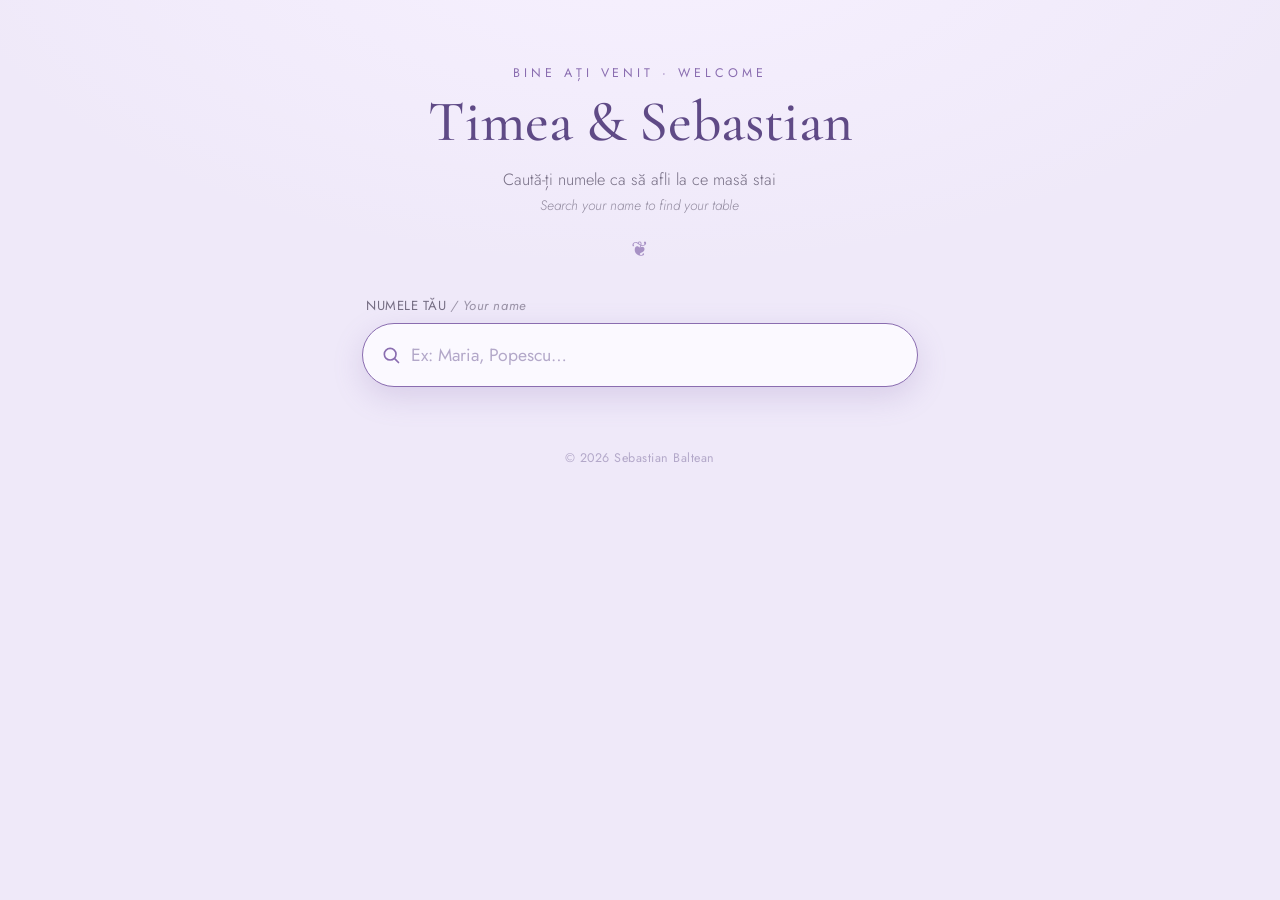
<file: index.html>
<!DOCTYPE html>
<html lang="ro">
<head>
  <meta charset="UTF-8" />
  <meta name="viewport" content="width=device-width, initial-scale=1.0" />
  <meta name="theme-color" content="#efe9f9" />
  <title>Așezarea la mese · Find your table</title>

  <link rel="preconnect" href="https://fonts.googleapis.com" />
  <link rel="preconnect" href="https://fonts.gstatic.com" crossorigin />
  <link
    href="https://fonts.googleapis.com/css2?family=Cormorant+Garamond:wght@400;500;600&family=Jost:wght@300;400;500&display=swap"
    rel="stylesheet" />

  <link rel="stylesheet" href="styles.css" />
</head>
<body>
  <main class="page">
    <header class="hero">
      <p class="hero__eyebrow">Bine ați venit · Welcome</p>
      <!-- Edit the couple's names here -->
      <h1 class="hero__names">Timea &amp; Sebastian</h1>
      <p class="hero__sub">
        Caută-ți numele ca să afli la ce masă stai
        <span class="hero__sub-en">Search your name to find your table</span>
      </p>
    </header>

    <section class="search">
      <label class="search__label" for="q">
        Numele tău <span class="search__label-en">/ Your name</span>
      </label>
      <div class="search__field">
        <svg class="search__icon" viewBox="0 0 24 24" aria-hidden="true">
          <circle cx="11" cy="11" r="7"></circle>
          <line x1="21" y1="21" x2="16.65" y2="16.65"></line>
        </svg>
        <input
          id="q"
          type="search"
          inputmode="search"
          autocomplete="off"
          autocapitalize="off"
          spellcheck="false"
          placeholder="Ex: Maria, Popescu…"
          aria-label="Caută numele tău / Search your name" />
      </div>
    </section>

    <section id="results" class="results" aria-live="polite"></section>

    <footer class="foot">
      <p class="foot__copy">© <span id="year"></span> Sebastian Baltean</p>
    </footer>
  </main>

  <!--
    Unde se află fiecare masă în sală · Where each table is located.
    Repere: SCENA (scena), INTRARE (intrarea), ringul de dans (centru).
    Editează liber textul de mai jos pentru fiecare număr de masă.
  -->
  <script>
    window.TABLE_LOCATIONS = {
      1:  { ro: "Lângă intrare, pe partea dreaptă",          en: "By the entrance, right side" },
      2:  { ro: "Partea dreaptă, lângă intrare",             en: "Right side, near the entrance" },
      3:  { ro: "Partea dreaptă, spre scenă",                en: "Right side, toward the stage" },
      4:  { ro: "Partea dreaptă, lângă scenă",               en: "Right side, next to the stage" },
      5:  { ro: "Lângă scenă, pe partea stângă",             en: "Next to the stage, left side" },
      6:  { ro: "Partea stângă, spre scenă",                 en: "Left side, toward the stage" },
      7:  { ro: "Partea stângă, la mijloc",                  en: "Left side, in the middle" },
      8:  { ro: "Partea stângă, lângă intrare",              en: "Left side, near the entrance" },
      9:  { ro: "Lângă ringul de dans, spre intrare",        en: "By the dance floor, toward the entrance" },
      10: { ro: "Lângă ringul de dans, la mijloc",           en: "By the dance floor, in the middle" },
      11: { ro: "Lângă ringul de dans, spre scenă",          en: "By the dance floor, toward the stage" },
      12: { ro: "Lângă scenă (DJ & formația)",               en: "By the stage (DJ & band)" }
    };
  </script>

  <script src="guests.js"></script>
  <script src="app.js"></script>
</body>
</html>
</file>
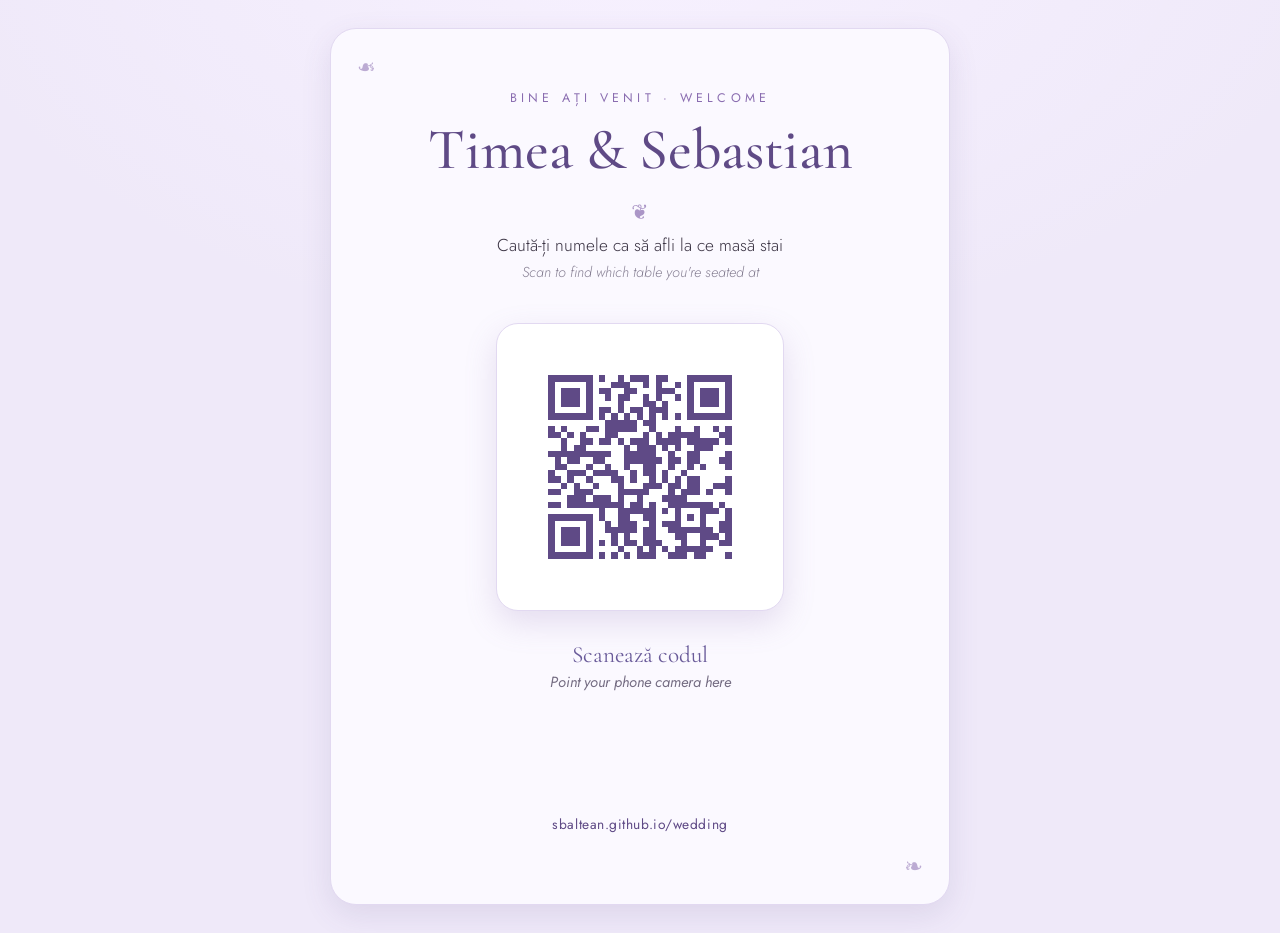
<file: poster.html>
<!DOCTYPE html>
<html lang="ro">
<head>
  <meta charset="UTF-8" />
  <meta name="viewport" content="width=device-width, initial-scale=1.0" />
  <meta name="theme-color" content="#efe9f9" />
  <title>Poster · Așezarea la mese</title>

  <link rel="preconnect" href="https://fonts.googleapis.com" />
  <link rel="preconnect" href="https://fonts.gstatic.com" crossorigin />
  <link
    href="https://fonts.googleapis.com/css2?family=Cormorant+Garamond:wght@400;500;600&family=Jost:wght@300;400;500&display=swap"
    rel="stylesheet" />

  <style>
    :root {
      --bg: #efe9f9;
      --bg-soft: #fbf9ff;
      --ink: #3a3343;
      --ink-soft: #756d83;
      --accent: #8a6db0;
      --accent-deep: #5f4a86;
      --green: #6a5b9a;
      --line: #e2d9f1;
      --shadow: 0 10px 30px rgba(90, 70, 130, 0.12);
    }

    * { box-sizing: border-box; }
    html, body { margin: 0; padding: 0; }

    body {
      font-family: "Jost", system-ui, -apple-system, "Segoe UI", sans-serif;
      color: var(--ink);
      background:
        radial-gradient(1200px 700px at 50% -8%, #f7f1ff 0%, transparent 60%),
        var(--bg);
      min-height: 100dvh;
      display: flex;
      align-items: center;
      justify-content: center;
      padding: 28px;
      -webkit-font-smoothing: antialiased;
    }

    /* ---------- Poster card (A4 portrait proportions) ---------- */
    .poster {
      width: min(100%, 620px);
      aspect-ratio: 210 / 297;
      background: var(--bg-soft);
      border: 1px solid var(--line);
      border-radius: 26px;
      box-shadow: var(--shadow);
      padding: clamp(32px, 6vw, 56px) clamp(28px, 6vw, 52px);
      display: flex;
      flex-direction: column;
      align-items: center;
      text-align: center;
      position: relative;
    }

    /* delicate corner flourishes */
    .poster::before,
    .poster::after {
      content: "❧";
      position: absolute;
      color: var(--accent);
      opacity: 0.55;
      font-size: 1.4rem;
    }
    .poster::before { top: 22px; left: 26px; transform: scaleX(-1); }
    .poster::after  { bottom: 22px; right: 26px; }

    .eyebrow {
      font-size: 0.78rem;
      letter-spacing: 0.34em;
      text-transform: uppercase;
      color: var(--accent);
      margin: 4px 0 14px;
      font-weight: 400;
    }

    .names {
      font-family: "Cormorant Garamond", Georgia, serif;
      font-weight: 500;
      font-size: clamp(2.6rem, 9vw, 3.6rem);
      line-height: 1.04;
      margin: 0;
      color: var(--accent-deep);
      text-wrap: balance;
    }

    .divider {
      color: var(--accent);
      opacity: 0.7;
      font-size: 1.3rem;
      margin: 16px 0 6px;
    }

    .lead {
      font-weight: 300;
      font-size: 1.08rem;
      color: var(--ink);
      margin: 0 auto;
      max-width: 22em;
      line-height: 1.45;
    }
    .lead-en {
      display: block;
      font-size: 0.9rem;
      font-style: italic;
      color: var(--ink-soft);
      opacity: 0.85;
      margin-top: 4px;
    }

    /* ---------- QR ---------- */
    .qr {
      margin: clamp(24px, 5vh, 40px) auto clamp(18px, 4vh, 30px);
      background: #fff;
      border: 1px solid var(--line);
      border-radius: 22px;
      padding: clamp(16px, 4vw, 26px);
      box-shadow: 0 12px 32px rgba(138, 109, 176, 0.20);
      width: clamp(220px, 56%, 300px);
    }
    .qr svg {
      display: block;
      width: 100%;
      height: auto;
      border-radius: 6px;
    }

    .scan {
      font-family: "Cormorant Garamond", Georgia, serif;
      font-size: 1.45rem;
      color: var(--green);
      margin: 0 0 2px;
    }
    .scan-en {
      font-style: italic;
      font-size: 0.92rem;
      color: var(--ink-soft);
      margin: 0;
    }

    .url {
      margin-top: auto;
      padding-top: 22px;
      font-size: 0.86rem;
      letter-spacing: 0.04em;
      color: var(--accent-deep);
      word-break: break-all;
    }

    /* ---------- Print ---------- */
    @media print {
      @page { size: A4 portrait; margin: 12mm; }
      body { background: #fff; padding: 0; display: block; }
      .poster {
        width: 100%;
        height: auto;
        aspect-ratio: auto;
        min-height: 96vh;
        border: none;
        border-radius: 0;
        box-shadow: none;
        justify-content: center;
        gap: 8px;
      }
      .qr { box-shadow: none; }
    }
  </style>
</head>
<body>
  <main class="poster">
    <p class="eyebrow">Bine ați venit · Welcome</p>
    <h1 class="names">Timea &amp; Sebastian</h1>
    <div class="divider">❦</div>

    <p class="lead">
      Caută-ți numele ca să afli la ce masă stai
      <span class="lead-en">Scan to find which table you're seated at</span>
    </p>

    <figure class="qr">
      <!-- QR for https://sbaltean.github.io/wedding/ -->
      <svg xmlns="http://www.w3.org/2000/svg" viewBox="0 0 37 37" shape-rendering="crispEdges" role="img" aria-label="QR code: https://sbaltean.github.io/wedding/">
        <path fill="#ffffff" d="M0 0h37v37H0z"/>
        <path stroke="#5f4a86" d="M4 4.5h7m1 0h1m2 0h1m1 0h3m1 0h2m3 0h7M4 5.5h1m5 0h1m3 0h3m2 0h1m1 0h1m2 0h1m1 0h1m5 0h1M4 6.5h1m1 0h3m1 0h1m1 0h2m2 0h2m3 0h3m2 0h1m1 0h3m1 0h1M4 7.5h1m1 0h3m1 0h1m2 0h1m1 0h2m2 0h1m1 0h1m2 0h1m1 0h1m1 0h3m1 0h1M4 8.5h1m1 0h3m1 0h1m4 0h1m3 0h2m1 0h1m3 0h1m1 0h3m1 0h1M4 9.5h1m5 0h1m1 0h2m1 0h1m1 0h2m1 0h3m3 0h1m5 0h1M4 10.5h7m1 0h1m1 0h1m1 0h1m1 0h1m1 0h1m1 0h1m1 0h1m1 0h7M13 11.5h5m1 0h2M4 12.5h1m1 0h1m3 0h2m1 0h5m2 0h1m3 0h1m2 0h1m2 0h1m1 0h1M4 13.5h2m1 0h1m1 0h1m3 0h2m4 0h1m1 0h1m1 0h5m3 0h2M6 14.5h1m2 0h2m1 0h2m1 0h1m1 0h3m1 0h4m1 0h5m1 0h1M6 15.5h1m1 0h2m6 0h1m1 0h3m1 0h1m1 0h1m2 0h3M4 16.5h10m2 0h5m2 0h1m2 0h2m4 0h1M5 17.5h1m1 0h2m2 0h2m3 0h6m1 0h2m1 0h2m3 0h2M5 18.5h2m3 0h1m2 0h1m2 0h1m2 0h2m2 0h1m2 0h1m1 0h1m3 0h1M4 19.5h1m2 0h3m1 0h4m2 0h1m1 0h2m1 0h1m2 0h1M4 20.5h2m1 0h1m2 0h1m3 0h2m1 0h1m2 0h1m1 0h1m1 0h1m1 0h2m4 0h1M6 21.5h1m1 0h1m2 0h1m3 0h1m3 0h3m1 0h2m1 0h2m2 0h3M4 22.5h2m2 0h3m4 0h5m3 0h1m1 0h3m1 0h1m2 0h1M7 23.5h3m1 0h3m1 0h1m2 0h1m3 0h4M4 24.5h2m1 0h9m1 0h2m1 0h1m2 0h7m1 0h1M12 25.5h1m2 0h6m1 0h1m1 0h1m3 0h3m1 0h1M4 26.5h7m1 0h1m2 0h2m2 0h2m3 0h1m1 0h1m1 0h1m3 0h1M4 27.5h1m5 0h1m2 0h1m1 0h3m2 0h1m1 0h3m3 0h1m2 0h2M4 28.5h1m1 0h3m1 0h1m2 0h5m1 0h2m2 0h7m1 0h2M4 29.5h1m1 0h3m1 0h1m3 0h1m1 0h1m2 0h2m3 0h2m2 0h3m1 0h1M4 30.5h1m1 0h3m1 0h1m1 0h1m1 0h1m1 0h2m1 0h3m3 0h1m2 0h1m2 0h2M4 31.5h1m5 0h1m4 0h1m2 0h1m1 0h1m1 0h1m1 0h6M4 32.5h7m1 0h1m1 0h1m1 0h1m1 0h3m2 0h3m1 0h2m3 0h1"/>
      </svg>
    </figure>

    <p class="scan">Scanează codul</p>
    <p class="scan-en">Point your phone camera here</p>

    <p class="url">sbaltean.github.io/wedding</p>
  </main>
</body>
</html>
</file>
<file: styles.css>
:root {
  --bg: #efe9f9;            /* light purple */
  --bg-soft: #fbf9ff;
  --ink: #3a3343;
  --ink-soft: #756d83;
  --accent: #8a6db0;        /* soft amethyst */
  --accent-deep: #5f4a86;
  --green: #6a5b9a;         /* muted violet */
  --line: #e2d9f1;
  --shadow: 0 10px 30px rgba(90, 70, 130, 0.12);
  --radius: 18px;
}

* { box-sizing: border-box; }

html, body {
  margin: 0;
  padding: 0;
}

body {
  font-family: "Jost", system-ui, -apple-system, "Segoe UI", sans-serif;
  color: var(--ink);
  background:
    radial-gradient(1200px 600px at 50% -10%, #f7f1ff 0%, transparent 60%),
    var(--bg);
  min-height: 100dvh;
  -webkit-font-smoothing: antialiased;
}

.page {
  max-width: 620px;
  margin: 0 auto;
  padding: clamp(28px, 6vw, 56px) clamp(18px, 5vw, 32px) 64px;
}

/* ---------- Hero ---------- */
.hero {
  text-align: center;
  padding: 8px 0 22px;
}

.hero__eyebrow {
  font-size: 0.78rem;
  letter-spacing: 0.32em;
  text-transform: uppercase;
  color: var(--accent);
  margin: 0 0 10px;
  font-weight: 400;
}

.hero__names {
  font-family: "Cormorant Garamond", Georgia, serif;
  font-weight: 500;
  font-size: clamp(2.3rem, 11vw, 3.6rem);
  line-height: 1.05;
  margin: 0;
  color: var(--accent-deep);
  text-wrap: balance;
}

.hero__sub {
  font-weight: 300;
  font-size: 1.02rem;
  color: var(--ink-soft);
  margin: 16px auto 0;
  max-width: 24em;
  line-height: 1.5;
}

.hero__sub-en {
  display: block;
  font-size: 0.86rem;
  font-style: italic;
  opacity: 0.75;
  margin-top: 2px;
}

/* decorative divider */
.hero::after {
  content: "❦";
  display: block;
  color: var(--accent);
  opacity: 0.7;
  font-size: 1.3rem;
  margin-top: 18px;
}

/* ---------- Search ---------- */
.search {
  margin-top: 10px;
}

.search__label {
  display: block;
  font-size: 0.82rem;
  letter-spacing: 0.04em;
  color: var(--ink-soft);
  margin: 0 0 8px 4px;
  text-transform: uppercase;
}

.search__label-en {
  text-transform: none;
  font-style: italic;
  opacity: 0.7;
}

.search__field {
  display: flex;
  align-items: center;
  gap: 10px;
  background: var(--bg-soft);
  border: 1px solid var(--line);
  border-radius: 999px;
  padding: 4px 18px;
  box-shadow: var(--shadow);
  transition: border-color 0.18s ease, box-shadow 0.18s ease;
}

.search__field:focus-within {
  border-color: var(--accent);
  box-shadow: 0 10px 30px rgba(138, 109, 176, 0.22);
}

.search__icon {
  width: 20px;
  height: 20px;
  flex: none;
  fill: none;
  stroke: var(--accent);
  stroke-width: 2;
  stroke-linecap: round;
}

#q {
  flex: 1;
  border: none;
  outline: none;
  background: transparent;
  font: inherit;
  font-size: 1.1rem;
  padding: 14px 0;
  color: var(--ink);
}

#q::placeholder { color: #b3a8c9; }

/* ---------- Results ---------- */
.results {
  margin-top: 22px;
  display: grid;
  gap: 12px;
}

.card {
  display: flex;
  align-items: center;
  justify-content: space-between;
  gap: 14px;
  background: var(--bg-soft);
  border: 1px solid var(--line);
  border-radius: var(--radius);
  padding: 16px 18px;
  box-shadow: var(--shadow);
  animation: rise 0.28s ease both;
}

@keyframes rise {
  from { opacity: 0; transform: translateY(8px); }
  to   { opacity: 1; transform: translateY(0); }
}

.card__main {
  flex: 1;
  min-width: 0;
}

.card__name {
  font-size: 1.05rem;
  font-weight: 400;
  line-height: 1.3;
}

.card__loc {
  display: flex;
  align-items: baseline;
  gap: 6px;
  margin: 7px 0 0;
  font-size: 0.86rem;
  font-weight: 300;
  line-height: 1.4;
  color: var(--ink-soft);
}

.card__loc-pin {
  flex: none;
  font-size: 0.82rem;
  line-height: 1.4;
}

.card__loc-en {
  display: block;
  font-style: italic;
  font-size: 0.78rem;
  opacity: 0.75;
}

.card__name mark {
  background: rgba(138, 109, 176, 0.20);
  color: inherit;
  border-radius: 4px;
  padding: 0 2px;
}

.card__table {
  flex: none;
  text-align: center;
  min-width: 86px;
}

.card__table-label {
  display: block;
  font-size: 0.62rem;
  letter-spacing: 0.18em;
  text-transform: uppercase;
  color: var(--ink-soft);
}

.card__table-num {
  font-family: "Cormorant Garamond", Georgia, serif;
  font-weight: 600;
  font-size: 2.6rem;
  line-height: 1;
  color: var(--green);
}

.card__table-num.tba {
  font-size: 1.1rem;
  font-family: "Jost", sans-serif;
  font-style: italic;
  color: var(--accent);
}

/* ---------- Messages ---------- */
.msg {
  text-align: center;
  color: var(--ink-soft);
  padding: 28px 10px;
  line-height: 1.55;
}

.msg__big {
  font-family: "Cormorant Garamond", Georgia, serif;
  font-size: 1.5rem;
  color: var(--ink);
  margin: 0 0 6px;
}

.msg__en { font-style: italic; opacity: 0.7; font-size: 0.9rem; }

/* ---------- Footer ---------- */
.foot {
  margin-top: 40px;
  text-align: center;
}

.foot__copy {
  font-size: 0.78rem;
  letter-spacing: 0.04em;
  color: #b3a8c9;
  margin: 0;
}
</file>
